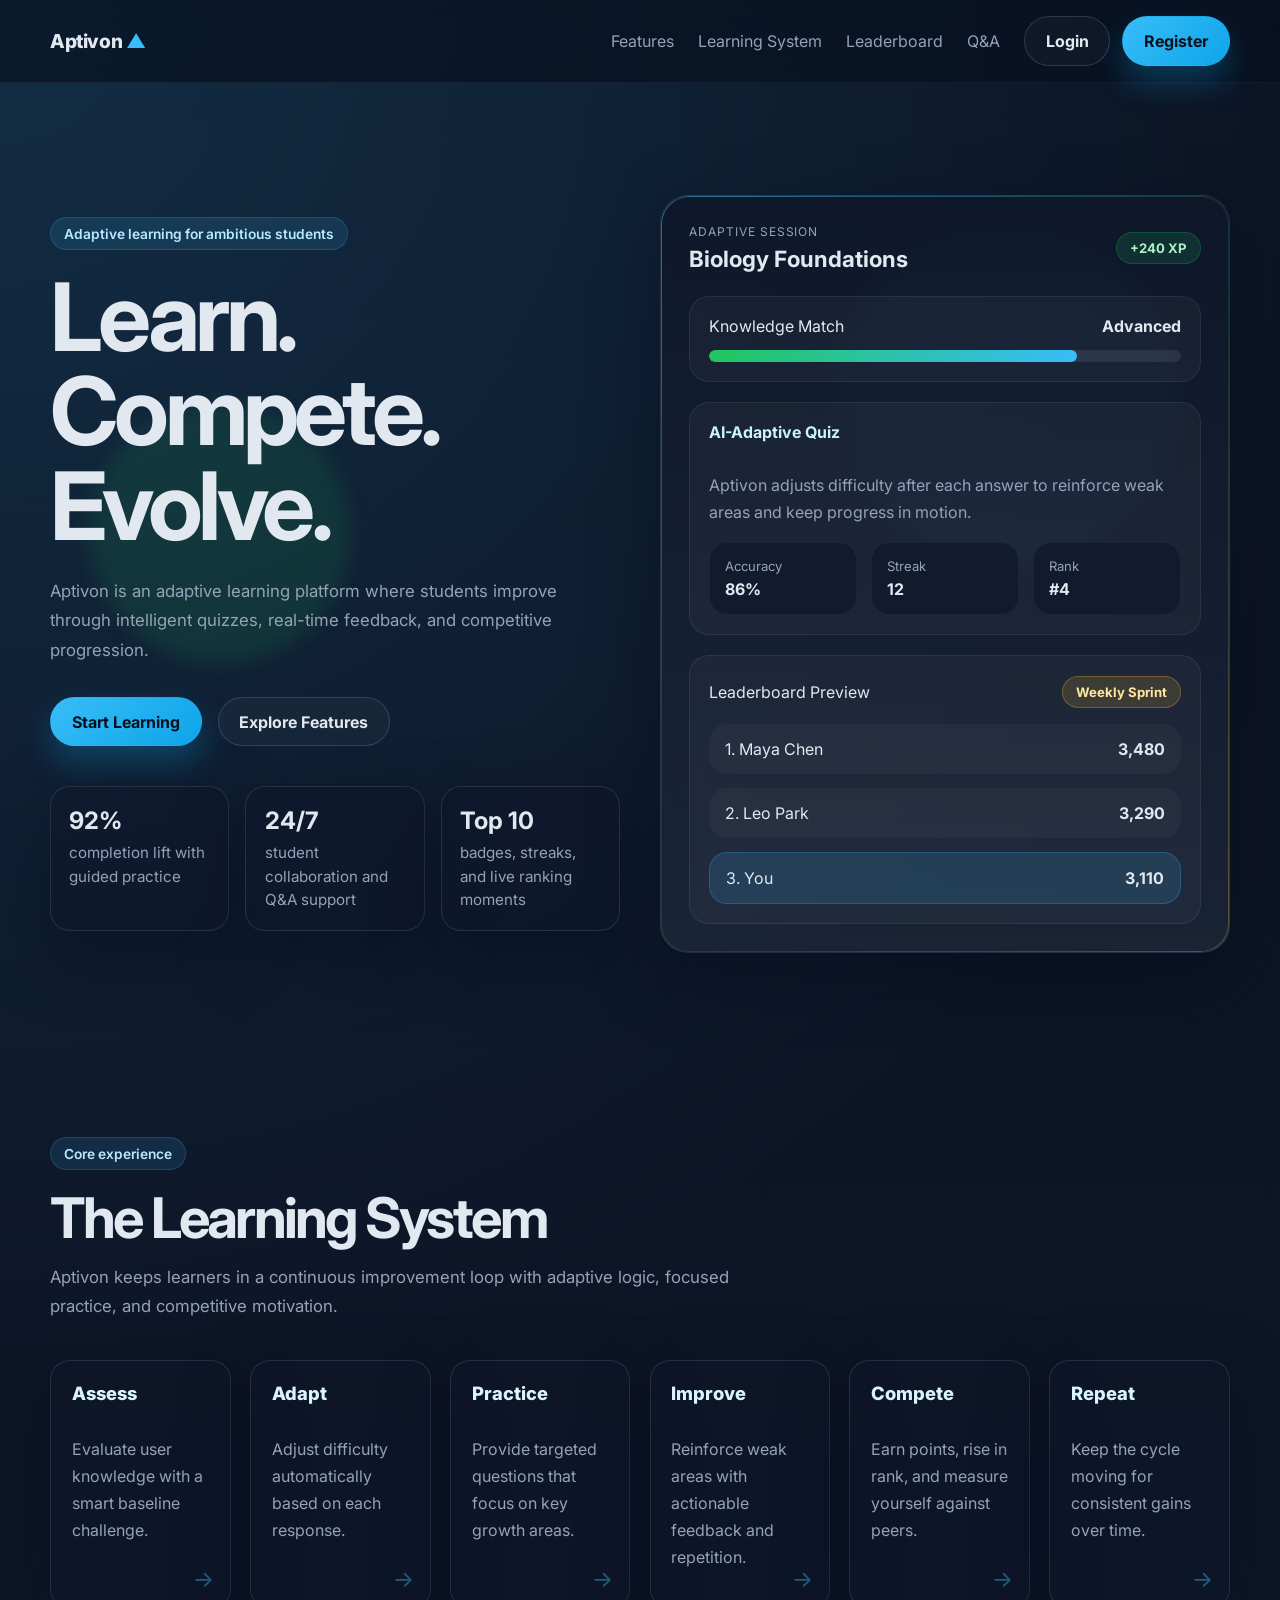
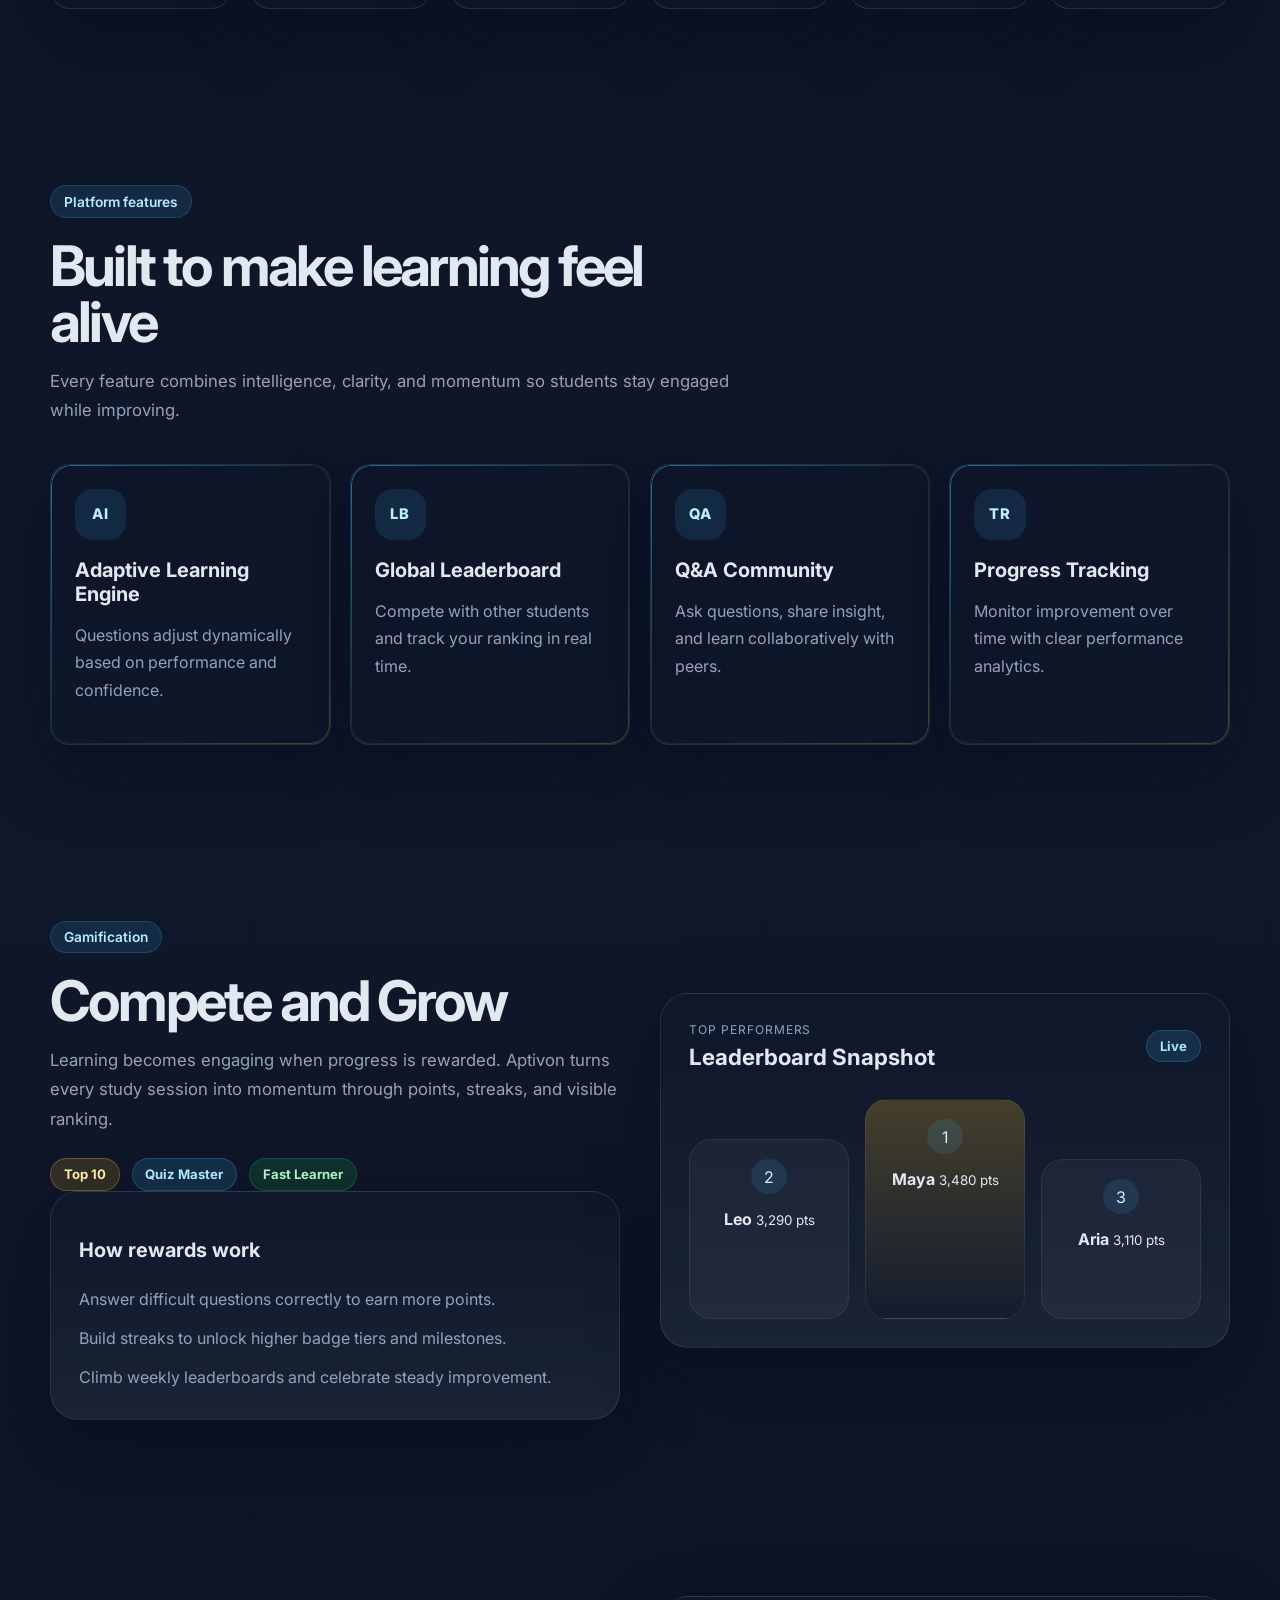
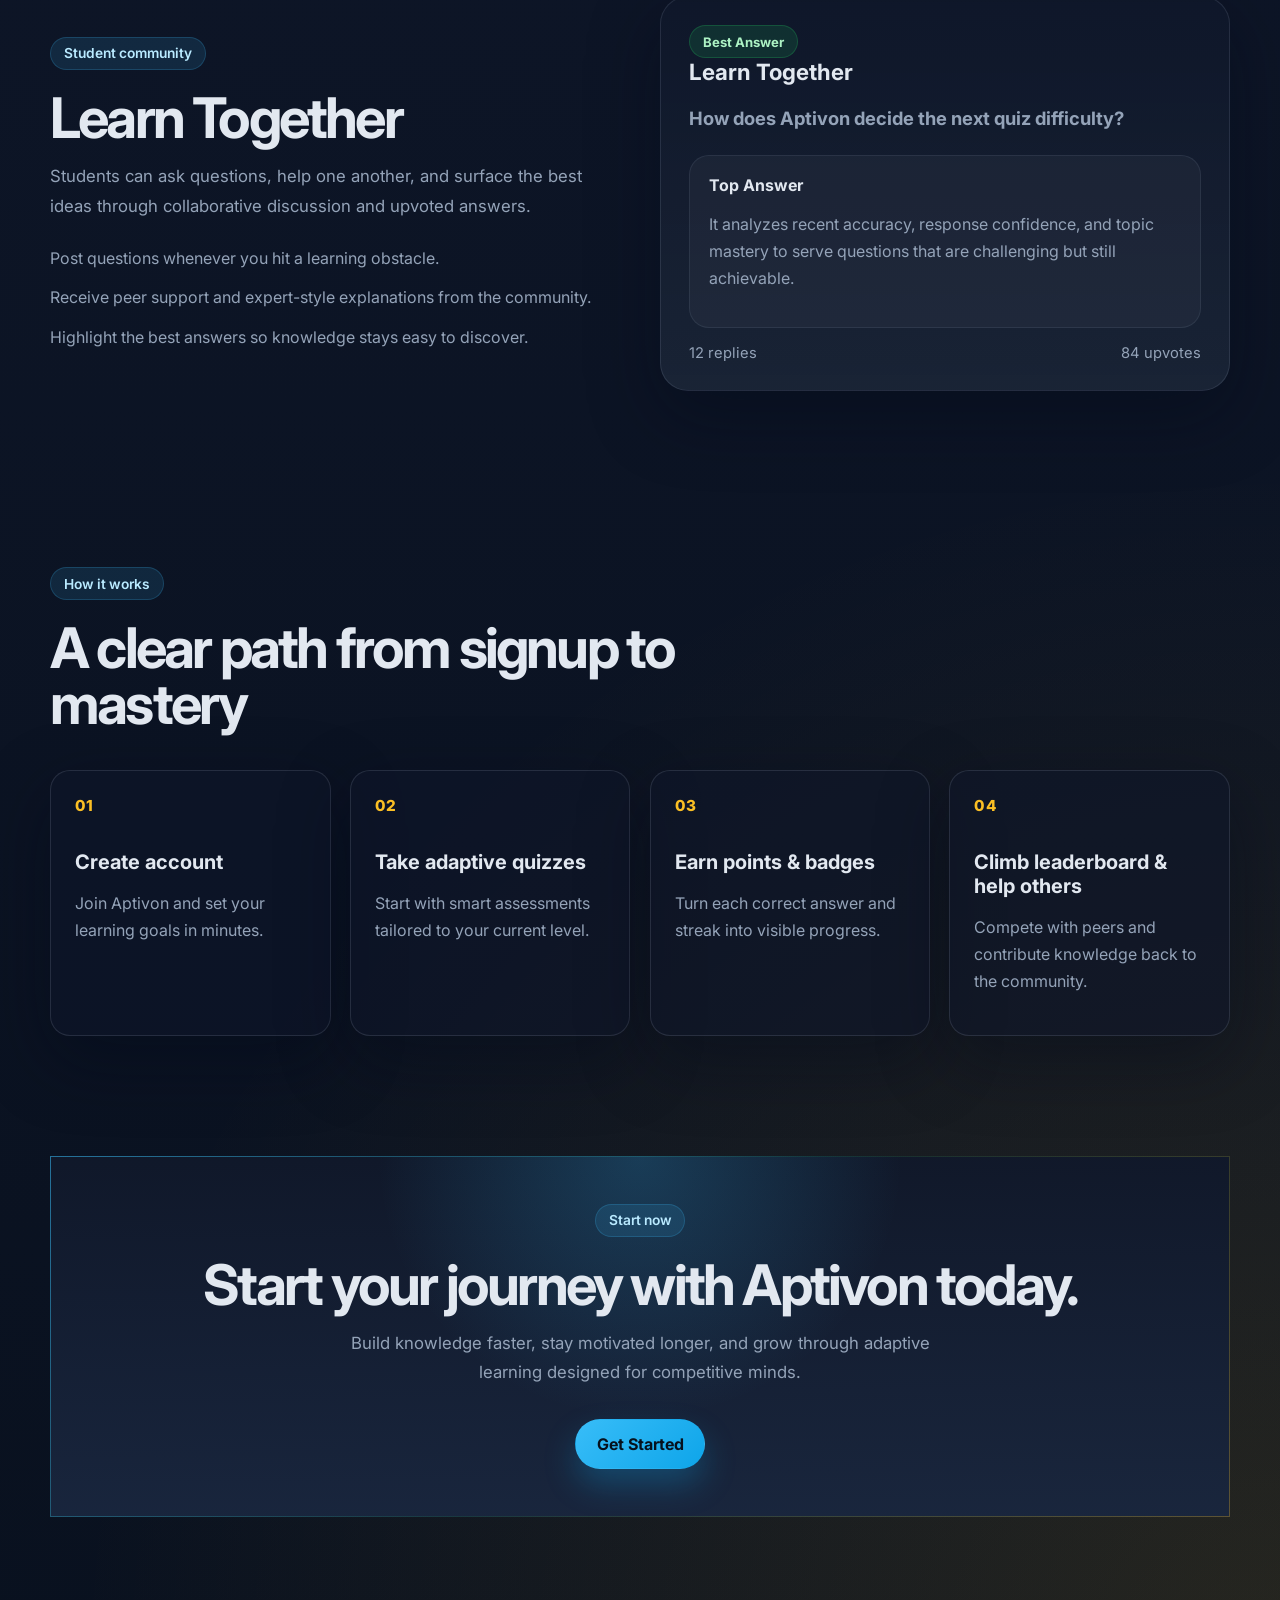
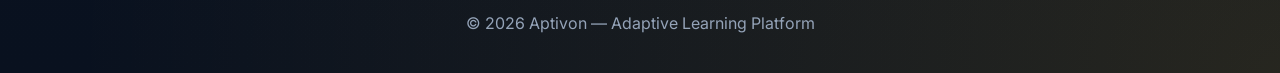
<file: APTIVON/index.html>
<!DOCTYPE html>
<html lang="en"> 
  <head>
    <meta charset="UTF-8" />
    <meta name="viewport" content="width=device-width, initial-scale=1.0" />
    <title>Aptivon | Learn. Compete. Evolve.</title>
    <meta
      name="description"
      content="Aptivon is an adaptive learning platform where students improve through intelligent quizzes, real-time feedback, and competitive progression."
    />
    <link rel="preconnect" href="https://fonts.googleapis.com" />
    <link rel="preconnect" href="https://fonts.gstatic.com" crossorigin />
    <link
      href="https://fonts.googleapis.com/css2?family=Inter:wght@400;500;600;700;800&display=swap"
      rel="stylesheet"
    />
    <link rel="stylesheet" href="styles1.css" />
  </head>
  <body>
    <div class="page-shell">
      <header class="site-header" id="top">
        <nav class="navbar container">
          <a href="#top" class="brand" aria-label="Aptivon home">Aptivon <span>&#9650;</span></a>
          <button class="nav-toggle" aria-label="Toggle navigation" aria-expanded="false">
            <span></span>
            <span></span>
            <span></span>
          </button>
          <div class="nav-panel">
            <div class="nav-links">
              <a href="#features">Features</a>
              <a href="#learning-system">Learning System</a>
              <a href="#leaderboard">Leaderboard</a>
              <a href="#community">Q&amp;A</a>
            </div>
            <div class="nav-actions">
              <a href="login.html" class="button button-outline">Login</a>
              <a href="register.html" class="button button-primary">Register</a>
            </div>
          </div>
        </nav>
      </header>

      <main>
        <section class="hero section">
          <div class="hero-bg hero-orb hero-orb-one"></div>
          <div class="hero-bg hero-orb hero-orb-two"></div>
          <div class="hero-grid container">
            <div class="hero-copy reveal">
              <div class="eyebrow">Adaptive learning for ambitious students</div>
              <h1>Learn. Compete. Evolve.</h1>
              <p class="hero-text">
                Aptivon is an adaptive learning platform where students improve through
                intelligent quizzes, real-time feedback, and competitive progression.
              </p>
              <div class="hero-actions">
                <a href="#cta" class="button button-primary">Start Learning</a>
                <a href="#features" class="button button-ghost">Explore Features</a>
              </div>
              <div class="hero-stats">
                <article>
                  <strong>92%</strong>
                  <span>completion lift with guided practice</span>
                </article>
                <article>
                  <strong>24/7</strong>
                  <span>student collaboration and Q&amp;A support</span>
                </article>
                <article>
                  <strong>Top 10</strong>
                  <span>badges, streaks, and live ranking moments</span>
                </article>
              </div>
            </div>

            <div class="hero-visual reveal">
              <div class="dashboard-card glass-card">
                <div class="dashboard-header">
                  <div>
                    <p class="card-label">Adaptive session</p>
                    <h2>Biology Foundations</h2>
                  </div>
                  <span class="pill success">+240 XP</span>
                </div>
                <div class="skill-card">
                  <div class="skill-row">
                    <span>Knowledge Match</span>
                    <strong>Advanced</strong>
                  </div>
                  <div class="progress-track">
                    <span style="width: 78%"></span>
                  </div>
                </div>
                <div class="quiz-card">
                  <div class="quiz-badge">AI-Adaptive Quiz</div>
                  <p>
                    Aptivon adjusts difficulty after each answer to reinforce weak areas
                    and keep progress in motion.
                  </p>
                  <div class="mini-grid">
                    <article>
                      <span>Accuracy</span>
                      <strong>86%</strong>
                    </article>
                    <article>
                      <span>Streak</span>
                      <strong>12</strong>
                    </article>
                    <article>
                      <span>Rank</span>
                      <strong>#4</strong>
                    </article>
                  </div>
                </div>
                <div class="leaderboard-preview">
                  <div class="leaderboard-head">
                    <span>Leaderboard Preview</span>
                    <span class="pill gold">Weekly Sprint</span>
                  </div>
                  <div class="leaderboard-list">
                    <div><span>1. Maya Chen</span><strong>3,480</strong></div>
                    <div><span>2. Leo Park</span><strong>3,290</strong></div>
                    <div class="active"><span>3. You</span><strong>3,110</strong></div>
                  </div>
                </div>
              </div>
            </div>
          </div>
        </section>

        <section class="section" id="learning-system">
          <div class="container">
            <div class="section-heading reveal">
              <span class="eyebrow">Core experience</span>
              <h2>The Learning System</h2>
              <p>
                Aptivon keeps learners in a continuous improvement loop with adaptive
                logic, focused practice, and competitive motivation.
              </p>
            </div>
            <div class="flow-grid reveal">
              <article class="flow-card">
                <span>Assess</span>
                <p>Evaluate user knowledge with a smart baseline challenge.</p>
              </article>
              <article class="flow-card">
                <span>Adapt</span>
                <p>Adjust difficulty automatically based on each response.</p>
              </article>
              <article class="flow-card">
                <span>Practice</span>
                <p>Provide targeted questions that focus on key growth areas.</p>
              </article>
              <article class="flow-card">
                <span>Improve</span>
                <p>Reinforce weak areas with actionable feedback and repetition.</p>
              </article>
              <article class="flow-card">
                <span>Compete</span>
                <p>Earn points, rise in rank, and measure yourself against peers.</p>
              </article>
              <article class="flow-card">
                <span>Repeat</span>
                <p>Keep the cycle moving for consistent gains over time.</p>
              </article>
            </div>
          </div>
        </section>

        <section class="section" id="features">
          <div class="container">
            <div class="section-heading reveal">
              <span class="eyebrow">Platform features</span>
              <h2>Built to make learning feel alive</h2>
              <p>
                Every feature combines intelligence, clarity, and momentum so students
                stay engaged while improving.
              </p>
            </div>
            <div class="feature-grid">
              <article class="feature-card reveal">
                <div class="feature-icon" aria-hidden="true">AI</div>
                <h3>Adaptive Learning Engine</h3>
                <p>Questions adjust dynamically based on performance and confidence.</p>
              </article>
              <article class="feature-card reveal">
                <div class="feature-icon" aria-hidden="true">LB</div>
                <h3>Global Leaderboard</h3>
                <p>Compete with other students and track your ranking in real time.</p>
              </article>
              <article class="feature-card reveal">
                <div class="feature-icon" aria-hidden="true">QA</div>
                <h3>Q&amp;A Community</h3>
                <p>Ask questions, share insight, and learn collaboratively with peers.</p>
              </article>
              <article class="feature-card reveal">
                <div class="feature-icon" aria-hidden="true">TR</div>
                <h3>Progress Tracking</h3>
                <p>Monitor improvement over time with clear performance analytics.</p>
              </article>
            </div>
          </div>
        </section>

        <section class="section" id="leaderboard">
          <div class="container split-layout">
            <div class="section-copy reveal">
              <span class="eyebrow">Gamification</span>
              <h2>Compete and Grow</h2>
              <p>
                Learning becomes engaging when progress is rewarded. Aptivon turns every
                study session into momentum through points, streaks, and visible ranking.
              </p>
              <div class="badge-row">
                <span class="badge badge-gold">Top 10</span>
                <span class="badge badge-cyan">Quiz Master</span>
                <span class="badge badge-green">Fast Learner</span>
              </div>
              <div class="points-panel glass-card">
                <h3>How rewards work</h3>
                <ul>
                  <li>Answer difficult questions correctly to earn more points.</li>
                  <li>Build streaks to unlock higher badge tiers and milestones.</li>
                  <li>Climb weekly leaderboards and celebrate steady improvement.</li>
                </ul>
              </div>
            </div>
            <div class="leaderboard-card glass-card reveal">
              <div class="leaderboard-title">
                <div>
                  <p class="card-label">Top performers</p>
                  <h3>Leaderboard Snapshot</h3>
                </div>
                <span class="pill">Live</span>
              </div>
              <div class="podium">
                <article class="podium-card second">
                  <span class="rank">2</span>
                  <strong>Leo</strong>
                  <small>3,290 pts</small>
                </article>
                <article class="podium-card first">
                  <span class="rank">1</span>
                  <strong>Maya</strong>
                  <small>3,480 pts</small>
                </article>
                <article class="podium-card third">
                  <span class="rank">3</span>
                  <strong>Aria</strong>
                  <small>3,110 pts</small>
                </article>
              </div>
            </div>
          </div>
        </section>

        <section class="section" id="community">
          <div class="container split-layout reverse">
            <div class="community-card glass-card reveal">
              <div class="community-thread">
                <span class="pill success">Best Answer</span>
                <h3>Learn Together</h3>
                <p class="thread-question">How does Aptivon decide the next quiz difficulty?</p>
                <div class="thread-answer">
                  <strong>Top Answer</strong>
                  <p>
                    It analyzes recent accuracy, response confidence, and topic mastery
                    to serve questions that are challenging but still achievable.
                  </p>
                </div>
                <div class="thread-meta">
                  <span>12 replies</span>
                  <span>84 upvotes</span>
                </div>
              </div>
            </div>
            <div class="section-copy reveal">
              <span class="eyebrow">Student community</span>
              <h2>Learn Together</h2>
              <p>
                Students can ask questions, help one another, and surface the best ideas
                through collaborative discussion and upvoted answers.
              </p>
              <ul class="detail-list">
                <li>Post questions whenever you hit a learning obstacle.</li>
                <li>Receive peer support and expert-style explanations from the community.</li>
                <li>Highlight the best answers so knowledge stays easy to discover.</li>
              </ul>
            </div>
          </div>
        </section>

        <section class="section">
          <div class="container">
            <div class="section-heading reveal">
              <span class="eyebrow">How it works</span>
              <h2>A clear path from signup to mastery</h2>
            </div>
            <div class="steps-grid">
              <article class="step-card reveal">
                <span>01</span>
                <h3>Create account</h3>
                <p>Join Aptivon and set your learning goals in minutes.</p>
              </article>
              <article class="step-card reveal">
                <span>02</span>
                <h3>Take adaptive quizzes</h3>
                <p>Start with smart assessments tailored to your current level.</p>
              </article>
              <article class="step-card reveal">
                <span>03</span>
                <h3>Earn points &amp; badges</h3>
                <p>Turn each correct answer and streak into visible progress.</p>
              </article>
              <article class="step-card reveal">
                <span>04</span>
                <h3>Climb leaderboard &amp; help others</h3>
                <p>Compete with peers and contribute knowledge back to the community.</p>
              </article>
            </div>
          </div>
        </section>

        <section class="section cta-section" id="cta">
          <div class="container cta-card reveal">
            <span class="eyebrow">Start now</span>
            <h2>Start your journey with Aptivon today.</h2>
            <p>
              Build knowledge faster, stay motivated longer, and grow through adaptive
              learning designed for competitive minds.
            </p>
            <a href="#top" class="button button-primary">Get Started</a>
          </div>
        </section>
      </main>

      <footer class="site-footer">
        <div class="container">
          <p>© 2026 Aptivon — Adaptive Learning Platform</p>
        </div>
      </footer>
    </div>

    <script src="script1.js"></script>
  </body>
</html>
</file>
<file: APTIVON/styles1.css>
:root {
  --bg-primary: #0f172a;
  --bg-secondary: #1e293b;
  --bg-tertiary: #162032;
  --surface: rgba(15, 23, 42, 0.76);
  --surface-strong: rgba(30, 41, 59, 0.95);
  --text-primary: #e2e8f0;
  --text-secondary: #94a3b8;
  --accent: #38bdf8;
  --accent-strong: #0ea5e9;
  --success: #22c55e;
  --error: #ef4444;
  --warning: #fbbf24;
  --border: rgba(148, 163, 184, 0.18);
  --shadow: 0 24px 70px rgba(2, 8, 23, 0.38);
  --radius-lg: 28px;
  --radius-md: 20px;
  --radius-sm: 14px;
  --container: 1180px;
  --transition: 0.3s ease;
}

* {
  box-sizing: border-box;
}

html {
  scroll-behavior: smooth;
}

body {
  margin: 0;
  font-family: "Inter", sans-serif;
  background:
    radial-gradient(circle at top left, rgba(56, 189, 248, 0.16), transparent 28%),
    radial-gradient(circle at bottom right, rgba(251, 191, 36, 0.12), transparent 24%),
    linear-gradient(180deg, #0b1222 0%, var(--bg-primary) 48%, #09111f 100%);
  color: var(--text-primary);
}

body.auth-page {
  min-height: 100vh;
}

a {
  color: inherit;
  text-decoration: none;
}

img {
  max-width: 100%;
}

.page-shell {
  min-height: 100vh;
  overflow-x: hidden;
}

.container {
  width: min(calc(100% - 2rem), var(--container));
  margin: 0 auto;
}

.section {
  padding: 5.5rem 0;
  position: relative;
}

.site-header {
  position: sticky;
  top: 0;
  z-index: 30;
  backdrop-filter: blur(20px);
  background: rgba(8, 15, 30, 0.62);
  border-bottom: 1px solid rgba(148, 163, 184, 0.08);
}

.site-header.scrolled {
  background: rgba(8, 15, 30, 0.88);
}

.navbar {
  display: flex;
  align-items: center;
  justify-content: space-between;
  gap: 1rem;
  min-height: 82px;
}

.brand {
  font-weight: 800;
  font-size: 1.2rem;
  letter-spacing: -0.02em;
}

.brand span {
  color: var(--accent);
}

.nav-panel,
.nav-links,
.nav-actions {
  display: flex;
  align-items: center;
}

.nav-panel {
  gap: 1.5rem;
}

.nav-links {
  gap: 1.5rem;
  color: var(--text-secondary);
}

.nav-links a,
.button {
  transition: transform var(--transition), background-color var(--transition), border-color var(--transition), color var(--transition), box-shadow var(--transition);
}

.nav-links a:hover {
  color: var(--text-primary);
}

.nav-actions {
  gap: 0.75rem;
}

.button {
  display: inline-flex;
  align-items: center;
  justify-content: center;
  gap: 0.5rem;
  min-height: 46px;
  padding: 0.85rem 1.3rem;
  border-radius: 999px;
  font-weight: 700;
  border: 1px solid transparent;
}

.button:hover {
  transform: translateY(-2px);
}

.button-primary {
  background: linear-gradient(135deg, var(--accent), var(--accent-strong));
  color: #06111d;
  box-shadow: 0 16px 32px rgba(14, 165, 233, 0.28);
}

.button-outline,
.button-ghost {
  border-color: rgba(148, 163, 184, 0.24);
  background: rgba(255, 255, 255, 0.03);
  color: var(--text-primary);
}

.button-ghost:hover,
.button-outline:hover {
  border-color: rgba(56, 189, 248, 0.42);
  background: rgba(56, 189, 248, 0.1);
}

.hero {
  padding-top: 7rem;
  padding-bottom: 6rem;
}

.hero-grid,
.split-layout {
  display: grid;
  grid-template-columns: repeat(2, minmax(0, 1fr));
  gap: 2.5rem;
  align-items: center;
}

.hero {
  overflow: hidden;
}

.hero-bg {
  position: absolute;
  border-radius: 999px;
  filter: blur(10px);
  pointer-events: none;
}

.hero-orb-one {
  width: 340px;
  height: 340px;
  background: rgba(56, 189, 248, 0.14);
  top: 9rem;
  right: 8%;
}

.hero-orb-two {
  width: 260px;
  height: 260px;
  background: rgba(34, 197, 94, 0.12);
  top: 20rem;
  left: 7%;
}

.eyebrow {
  display: inline-flex;
  align-items: center;
  gap: 0.4rem;
  padding: 0.45rem 0.8rem;
  border-radius: 999px;
  background: rgba(56, 189, 248, 0.12);
  border: 1px solid rgba(56, 189, 248, 0.2);
  color: #b9eaff;
  font-size: 0.86rem;
  font-weight: 600;
  margin-bottom: 1.25rem;
}

.hero h1,
.section-heading h2,
.section-copy h2,
.cta-card h2 {
  margin: 0;
  line-height: 1;
  letter-spacing: -0.05em;
}

.hero h1 {
  font-size: clamp(3rem, 8vw, 5.9rem);
  max-width: 9ch;
}

.hero-text,
.section-heading p,
.section-copy p,
.cta-card p {
  color: var(--text-secondary);
  font-size: 1.05rem;
  line-height: 1.75;
}

.hero-text {
  max-width: 58ch;
  margin: 1.5rem 0 0;
}

.hero-actions {
  display: flex;
  flex-wrap: wrap;
  gap: 1rem;
  margin-top: 2rem;
}

.hero-stats {
  display: grid;
  grid-template-columns: repeat(3, minmax(0, 1fr));
  gap: 1rem;
  margin-top: 2.5rem;
}

.hero-stats article,
.feature-card,
.flow-card,
.step-card {
  background: rgba(15, 23, 42, 0.56);
  border: 1px solid var(--border);
  border-radius: var(--radius-md);
  box-shadow: var(--shadow);
}

.hero-stats article {
  padding: 1.15rem;
}

.hero-stats strong {
  display: block;
  font-size: 1.5rem;
  margin-bottom: 0.4rem;
}

.hero-stats span {
  color: var(--text-secondary);
  font-size: 0.95rem;
  line-height: 1.55;
}

.glass-card {
  background: linear-gradient(180deg, rgba(15, 23, 42, 0.9), rgba(30, 41, 59, 0.75));
  border: 1px solid rgba(148, 163, 184, 0.16);
  box-shadow: var(--shadow);
  border-radius: var(--radius-lg);
}

.dashboard-card,
.leaderboard-card,
.community-card,
.points-panel,
.cta-card {
  padding: 1.75rem;
}

.dashboard-card {
  position: relative;
}

.dashboard-card::before,
.feature-card::before,
.cta-card::before {
  content: "";
  position: absolute;
  inset: 0;
  border-radius: inherit;
  padding: 1px;
  background: linear-gradient(135deg, rgba(56, 189, 248, 0.55), rgba(34, 197, 94, 0.12), rgba(251, 191, 36, 0.3));
-webkit-mask: linear-gradient(#fff 0 0) content-box, linear-gradient(#fff 0 0);
mask: linear-gradient(#fff 0 0) content-box, linear-gradient(#fff 0 0);

-webkit-mask-composite: xor;
mask-composite: exclude;
pointer-events: none;
}

.dashboard-header,
.skill-row,
.leaderboard-head,
.leaderboard-title,
.thread-meta {
  display: flex;
  align-items: center;
  justify-content: space-between;
  gap: 1rem;
}

.card-label {
  margin: 0 0 0.35rem;
  color: var(--text-secondary);
  text-transform: uppercase;
  letter-spacing: 0.08em;
  font-size: 0.75rem;
}

.dashboard-header h2,
.leaderboard-title h3,
.community-thread h3 {
  margin: 0;
  font-size: 1.4rem;
}

.pill,
.badge {
  display: inline-flex;
  align-items: center;
  justify-content: center;
  border-radius: 999px;
  padding: 0.45rem 0.8rem;
  font-weight: 700;
  font-size: 0.82rem;
}

.pill {
  background: rgba(56, 189, 248, 0.14);
  color: #a5e7ff;
  border: 1px solid rgba(56, 189, 248, 0.22);
}

.pill.success,
.badge-green {
  background: rgba(34, 197, 94, 0.14);
  color: #adf2c4;
  border: 1px solid rgba(34, 197, 94, 0.24);
}

.pill.gold,
.badge-gold {
  background: rgba(251, 191, 36, 0.14);
  color: #fde9a4;
  border: 1px solid rgba(251, 191, 36, 0.28);
}

.badge-cyan {
  background: rgba(56, 189, 248, 0.14);
  color: #ade8ff;
  border: 1px solid rgba(56, 189, 248, 0.24);
}

.skill-card,
.quiz-card,
.leaderboard-preview,
.thread-answer {
  margin-top: 1.25rem;
  background: rgba(255, 255, 255, 0.035);
  border: 1px solid rgba(148, 163, 184, 0.12);
  border-radius: var(--radius-md);
  padding: 1.2rem;
}

.progress-track {
  width: 100%;
  height: 0.72rem;
  border-radius: 999px;
  background: rgba(148, 163, 184, 0.14);
  margin-top: 0.9rem;
  overflow: hidden;
}

.progress-track span {
  display: block;
  height: 100%;
  border-radius: inherit;
  background: linear-gradient(90deg, var(--success), var(--accent));
}

.quiz-badge {
  display: inline-flex;
  margin-bottom: 0.85rem;
  color: #c9f1ff;
  font-weight: 700;
}

.quiz-card p,
.community-thread p,
.section-copy li,
.points-panel li,
.flow-card p,
.feature-card p,
.step-card p {
  color: var(--text-secondary);
  line-height: 1.7;
}

.mini-grid {
  display: grid;
  grid-template-columns: repeat(3, minmax(0, 1fr));
  gap: 0.9rem;
  margin-top: 1rem;
}

.mini-grid article {
  padding: 0.95rem;
  border-radius: 18px;
  background: rgba(15, 23, 42, 0.7);
  border: 1px solid rgba(148, 163, 184, 0.08);
}

.mini-grid span {
  display: block;
  font-size: 0.82rem;
  color: var(--text-secondary);
  margin-bottom: 0.3rem;
}

.leaderboard-list {
  display: grid;
  gap: 0.85rem;
  margin-top: 1rem;
}

.leaderboard-list div {
  display: flex;
  align-items: center;
  justify-content: space-between;
  gap: 1rem;
  padding: 0.95rem 1rem;
  border-radius: 18px;
  background: rgba(255, 255, 255, 0.03);
}

.leaderboard-list .active {
  background: rgba(56, 189, 248, 0.14);
  border: 1px solid rgba(56, 189, 248, 0.24);
}

.section-heading,
.section-copy {
  max-width: 700px;
}

.section-heading {
  margin-bottom: 2.4rem;
}

.section-heading h2,
.section-copy h2,
.cta-card h2 {
  font-size: clamp(2.2rem, 5vw, 3.5rem);
}

.flow-grid,
.feature-grid,
.steps-grid {
  display: grid;
  gap: 1.2rem;
}

.flow-grid {
  grid-template-columns: repeat(6, minmax(0, 1fr));
}

.flow-card,
.feature-card,
.step-card {
  position: relative;
  overflow: hidden;
}

.flow-card {
  padding: 1.3rem;
  min-height: 220px;
}

.flow-card span,
.step-card span {
  display: inline-flex;
  margin-bottom: 1rem;
  font-weight: 800;
  font-size: 1.15rem;
  color: #d8f4ff;
}

.flow-card::after {
  content: "→";
  position: absolute;
  right: 1rem;
  bottom: 1rem;
  color: rgba(56, 189, 248, 0.45);
  font-size: 1.4rem;
}

.feature-grid {
  grid-template-columns: repeat(4, minmax(0, 1fr));
}

.feature-card {
  padding: 1.5rem;
  transition: transform var(--transition), border-color var(--transition), box-shadow var(--transition);
}

.feature-card:hover,
.step-card:hover,
.flow-card:hover {
  transform: translateY(-8px);
  border-color: rgba(56, 189, 248, 0.26);
}

.feature-icon {
  width: 3.2rem;
  height: 3.2rem;
  display: grid;
  place-items: center;
  border-radius: 18px;
  background: rgba(56, 189, 248, 0.12);
  font-size: 0.92rem;
  font-weight: 800;
  letter-spacing: 0.08em;
  color: #bdeeff;
}

.feature-card h3,
.step-card h3,
.points-panel h3 {
  margin: 1.15rem 0 0.7rem;
  font-size: 1.25rem;
}

.badge-row,
.detail-list,
.points-panel ul {
  display: flex;
  flex-wrap: wrap;
  gap: 0.75rem;
  padding: 0;
  margin: 1.5rem 0 0;
  list-style: none;
}

.points-panel ul,
.detail-list {
  display: grid;
}

.podium {
  display: grid;
  grid-template-columns: repeat(3, minmax(0, 1fr));
  gap: 1rem;
  align-items: end;
  margin-top: 1.8rem;
}

.podium-card {
  text-align: center;
  border-radius: 22px;
  padding: 1.2rem 1rem;
  background: rgba(255, 255, 255, 0.04);
  border: 1px solid rgba(148, 163, 184, 0.12);
}

.podium-card.first {
  min-height: 220px;
  background: linear-gradient(180deg, rgba(251, 191, 36, 0.22), rgba(15, 23, 42, 0.5));
}

.podium-card.second {
  min-height: 180px;
}

.podium-card.third {
  min-height: 160px;
}

.rank {
  width: 2.2rem;
  height: 2.2rem;
  margin: 0 auto 0.9rem;
  border-radius: 999px;
  display: grid;
  place-items: center;
  background: rgba(56, 189, 248, 0.12);
}

.reverse {
  direction: rtl;
}

.reverse > * {
  direction: ltr;
}

.thread-question {
  font-size: 1.15rem;
  font-weight: 700;
  color: var(--text-primary);
}

.thread-meta {
  margin-top: 1rem;
  color: var(--text-secondary);
  font-size: 0.92rem;
}

.steps-grid {
  grid-template-columns: repeat(4, minmax(0, 1fr));
}

.step-card {
  padding: 1.5rem;
}

.step-card span {
  font-size: 0.95rem;
  letter-spacing: 0.08em;
  color: var(--warning);
}

.cta-section {
  padding-top: 2rem;
  padding-bottom: 6rem;
}

.cta-card {
  text-align: center;
  position: relative;
  overflow: hidden;
  padding: 3rem 1.5rem;
  background:
    radial-gradient(circle at top center, rgba(56, 189, 248, 0.22), transparent 38%),
    linear-gradient(180deg, rgba(16, 24, 42, 0.96), rgba(25, 38, 62, 0.96));
}

.cta-card p {
  max-width: 620px;
  margin: 1rem auto 2rem;
}

.site-footer {
  padding: 0 0 2.5rem;
}

.site-footer p {
  margin: 0;
  text-align: center;
  color: var(--text-secondary);
}

.auth-layout {
  min-height: 100vh;
  display: grid;
  place-items: center;
  padding: 2rem 1rem;
  position: relative;
  overflow: hidden;
}

.auth-bg {
  position: absolute;
  border-radius: 999px;
  filter: blur(8px);
  pointer-events: none;
}

.auth-bg-one {
  width: 28rem;
  height: 28rem;
  top: -6rem;
  left: -5rem;
  background: rgba(56, 189, 248, 0.14);
}

.auth-bg-two {
  width: 24rem;
  height: 24rem;
  right: -3rem;
  bottom: -4rem;
  background: rgba(34, 197, 94, 0.12);
}

.auth-card {
  position: relative;
  width: min(100%, 30rem);
  padding: 2.1rem;
  text-align: center;
}

.auth-brand {
  display: inline-flex;
  align-items: center;
  justify-content: center;
  gap: 0.4rem;
  font-size: 1.05rem;
  font-weight: 800;
  margin-bottom: 1.5rem;
}

.auth-brand span {
  color: var(--accent);
}

.auth-icon {
  width: 3.5rem;
  height: 3.5rem;
  display: grid;
  place-items: center;
  margin: 0 auto 1rem;
  border-radius: 1.1rem;
  background: rgba(56, 189, 248, 0.14);
  border: 1px solid rgba(56, 189, 248, 0.2);
  color: #c5eeff;
  font-size: 1.5rem;
  font-weight: 800;
  box-shadow: 0 12px 28px rgba(14, 165, 233, 0.16);
}

.auth-kicker {
  margin: 0 0 0.7rem;
  color: #b7eaff;
  font-size: 0.82rem;
  font-weight: 700;
  text-transform: uppercase;
  letter-spacing: 0.12em;
}

.auth-card h1 {
  margin: 0;
  font-size: clamp(2rem, 5vw, 2.8rem);
  line-height: 1.05;
  letter-spacing: -0.04em;
}

.auth-subtitle {
  margin: 1rem auto 1.8rem;
  max-width: 36ch;
  color: var(--text-secondary);
  line-height: 1.7;
}

.auth-form {
  display: grid;
  gap: 1rem;
  text-align: left;
}

.field {
  display: grid;
  gap: 0.55rem;
}

.field span {
  font-size: 0.95rem;
  font-weight: 600;
  color: #d9e6f5;
}

.field input {
  width: 100%;
  min-height: 3.3rem;
  border-radius: 1rem;
  border: 1px solid rgba(148, 163, 184, 0.18);
  background: rgba(15, 23, 42, 0.78);
  color: var(--text-primary);
  padding: 0.95rem 1rem;
  font: inherit;
  outline: none;
  transition: border-color var(--transition), box-shadow var(--transition), background-color var(--transition), transform var(--transition);
}

.field input::placeholder {
  color: #70839d;
}

.field input:focus {
  border-color: rgba(56, 189, 248, 0.62);
  box-shadow: 0 0 0 4px rgba(56, 189, 248, 0.14);
  background: rgba(15, 23, 42, 0.92);
}

.field-message {
  display: none;
  color: var(--text-secondary);
  font-size: 0.82rem;
}

.field.invalid input {
  border-color: rgba(239, 68, 68, 0.8);
  box-shadow: 0 0 0 4px rgba(239, 68, 68, 0.12);
}

.field.invalid .field-message {
  display: block;
  color: var(--error, #ef4444);
}

.field.valid input {
  border-color: rgba(34, 197, 94, 0.55);
}

.strength-meter {
  display: grid;
  gap: 0.55rem;
  margin-top: -0.1rem;
}

.strength-bar {
  width: 100%;
  height: 0.55rem;
  border-radius: 999px;
  background: rgba(148, 163, 184, 0.14);
  overflow: hidden;
}

.strength-bar span {
  display: block;
  height: 100%;
  width: 12%;
  border-radius: inherit;
  background: #ef4444;
  transition: width var(--transition), background-color var(--transition);
}

.strength-meter p {
  margin: 0;
  font-size: 0.84rem;
  color: var(--text-secondary);
}

.auth-submit {
  width: 100%;
  margin-top: 0.4rem;
  min-height: 3.4rem;
}

.auth-submit:hover {
  transform: translateY(-2px) scale(1.01);
  box-shadow: 0 18px 36px rgba(14, 165, 233, 0.32);
}

.auth-switch {
  margin: 1.35rem 0 0;
  color: var(--text-secondary);
}

.auth-switch a {
  color: #b9ebff;
  font-weight: 700;
}

.auth-switch a:hover {
  color: #d7f6ff;
}

.dashboard-page {
  min-height: 100vh;
}

.dashboard-shell {
  min-height: 100vh;
  display: grid;
  grid-template-columns: 17.5rem minmax(0, 1fr);
}

.dashboard-sidebar {
  position: sticky;
  top: 0;
  display: flex;
  flex-direction: column;
  justify-content: space-between;
  min-height: 100vh;
  padding: 1.5rem 1rem;
  background: rgba(10, 17, 30, 0.92);
  border-right: 1px solid rgba(148, 163, 184, 0.1);
  backdrop-filter: blur(20px);
  z-index: 25;
}

.sidebar-top {
  display: flex;
  align-items: center;
  justify-content: space-between;
  gap: 1rem;
  margin-bottom: 2rem;
}

.dashboard-brand {
  font-weight: 800;
  font-size: 1.15rem;
  letter-spacing: -0.02em;
}

.dashboard-brand span {
  color: var(--accent);
}

.sidebar-nav {
  display: grid;
  gap: 0.35rem;
}

.sidebar-nav a,
.logout-button {
  border-radius: 16px;
  padding: 0.95rem 1rem;
  color: var(--text-secondary);
  transition: transform var(--transition), background-color var(--transition), color var(--transition), border-color var(--transition);
}

.sidebar-nav a.active,
.sidebar-nav a:hover {
  color: var(--text-primary);
  background: rgba(56, 189, 248, 0.12);
  border: 1px solid rgba(56, 189, 248, 0.18);
}

.sidebar-footer {
  margin-top: 2rem;
}

.logout-button {
  width: 100%;
  background: rgba(255, 255, 255, 0.03);
  border: 1px solid rgba(148, 163, 184, 0.12);
  font: inherit;
  text-align: left;
  cursor: pointer;
}

.logout-button:hover {
  transform: translateY(-2px);
  color: #ffd8d8;
  border-color: rgba(239, 68, 68, 0.32);
  background: rgba(239, 68, 68, 0.08);
}

.dashboard-main {
  padding: 1.5rem;
}

.dashboard-header,
.dashboard-header-left,
.dashboard-header-right,
.section-title-row {
  display: flex;
  align-items: center;
  justify-content: space-between;
  gap: 1rem;
}

.dashboard-header {
  margin-bottom: 1.5rem;
}

.dashboard-header h1 {
  margin: 0.35rem 0 0;
  font-size: clamp(1.8rem, 4vw, 2.8rem);
  letter-spacing: -0.04em;
}

.dashboard-greeting,
.dashboard-section-label,
.activity-item span,
.stat-content span,
.stat-content small,
.motivation-copy,
.dashboard-footer p {
  color: var(--text-secondary);
}

.dashboard-greeting,
.dashboard-section-label {
  margin: 0;
  text-transform: uppercase;
  letter-spacing: 0.1em;
  font-size: 0.78rem;
  font-weight: 700;
}

.dashboard-header-right {
  gap: 0.75rem;
}

.dashboard-avatar,
.dashboard-icon-button {
  width: 3rem;
  height: 3rem;
  border-radius: 999px;
  display: grid;
  place-items: center;
  border: 1px solid rgba(148, 163, 184, 0.12);
  background: rgba(255, 255, 255, 0.04);
  color: var(--text-primary);
  box-shadow: var(--shadow);
}

.dashboard-avatar {
  font-weight: 800;
  background: linear-gradient(135deg, rgba(56, 189, 248, 0.22), rgba(34, 197, 94, 0.16));
}

.dashboard-icon-button {
  cursor: pointer;
  font: inherit;
}

.notification-pill {
  position: relative;
}

.notification-dot {
  position: absolute;
  top: 0.75rem;
  right: 0.75rem;
  width: 0.55rem;
  height: 0.55rem;
  border-radius: 999px;
  background: var(--warning);
  box-shadow: 0 0 0 3px rgba(251, 191, 36, 0.18);
}

.sidebar-toggle,
.sidebar-close {
  display: none;
}

.sidebar-toggle {
  border: 0;
}

.sidebar-toggle span {
  display: block;
  width: 1.05rem;
  height: 2px;
  background: currentColor;
  margin: 0.12rem 0;
}

.dashboard-section {
  margin-bottom: 1.5rem;
}

.stats-grid,
.action-grid,
.dashboard-two-column {
  display: grid;
  gap: 1rem;
}

.stats-grid {
  grid-template-columns: repeat(4, minmax(0, 1fr));
}

.stat-card,
.action-card,
.dashboard-panel {
  background: linear-gradient(180deg, rgba(30, 41, 59, 0.88), rgba(16, 24, 39, 0.86));
  border: 1px solid rgba(148, 163, 184, 0.12);
  border-radius: 24px;
  box-shadow: var(--shadow);
}

.stat-card,
.dashboard-panel {
  padding: 1.35rem;
}

.stat-card {
  display: flex;
  gap: 1rem;
  align-items: flex-start;
  transition: transform var(--transition), border-color var(--transition);
}

.stat-card:hover,
.action-card:hover,
.dashboard-panel:hover,
.activity-item:hover {
  transform: translateY(-4px);
  border-color: rgba(56, 189, 248, 0.22);
}

.stat-icon {
  width: 3rem;
  height: 3rem;
  border-radius: 18px;
  display: grid;
  place-items: center;
  background: rgba(56, 189, 248, 0.12);
  color: #caefff;
  font-weight: 800;
  flex-shrink: 0;
}

.stat-icon.gold {
  background: rgba(251, 191, 36, 0.14);
  color: #ffe7a8;
}

.stat-icon.green {
  background: rgba(34, 197, 94, 0.14);
  color: #bbf7d0;
}

.stat-icon.flame {
  background: rgba(239, 68, 68, 0.14);
  color: #fecaca;
}

.stat-content strong {
  display: block;
  margin: 0.35rem 0;
  font-size: 1.8rem;
  letter-spacing: -0.03em;
}

.action-grid {
  grid-template-columns: repeat(3, minmax(0, 1fr));
}

.action-card {
  display: block;
  padding: 1.5rem;
  transition: transform var(--transition), border-color var(--transition), box-shadow var(--transition);
}

.action-card strong {
  display: block;
  font-size: 1.15rem;
  margin-bottom: 0.6rem;
}

.action-card span {
  display: block;
  color: var(--text-secondary);
  line-height: 1.7;
}

.action-card.primary {
  background: linear-gradient(135deg, rgba(56, 189, 248, 0.22), rgba(14, 165, 233, 0.14), rgba(30, 41, 59, 0.92));
}

.dashboard-two-column {
  grid-template-columns: 1.3fr 1fr;
}

.progress-chart {
  display: grid;
  gap: 1rem;
}

.chart-bars {
  min-height: 15rem;
  padding: 1rem;
  border-radius: 20px;
  background: rgba(255, 255, 255, 0.03);
  display: grid;
  grid-template-columns: repeat(6, minmax(0, 1fr));
  align-items: end;
  gap: 0.9rem;
}

.chart-bars span {
  display: block;
  border-radius: 999px 999px 0 0;
  background: linear-gradient(180deg, rgba(56, 189, 248, 0.95), rgba(14, 165, 233, 0.35));
}

.progress-track-large {
  height: 0.8rem;
  border-radius: 999px;
  background: rgba(148, 163, 184, 0.14);
  overflow: hidden;
}

.progress-track-large span {
  display: block;
  height: 100%;
  border-radius: inherit;
  background: linear-gradient(90deg, var(--success), var(--accent));
}

.dashboard-leaderboard,
.activity-list {
  display: grid;
  gap: 0.9rem;
}

.dashboard-leaderboard-row,
.activity-item {
  display: grid;
  grid-template-columns: auto 1fr auto;
  align-items: center;
  gap: 1rem;
  padding: 1rem;
  border-radius: 18px;
  background: rgba(255, 255, 255, 0.04);
  border: 1px solid rgba(148, 163, 184, 0.08);
  transition: transform var(--transition), border-color var(--transition);
}

.dashboard-leaderboard-row span {
  width: 2rem;
  height: 2rem;
  display: grid;
  place-items: center;
  border-radius: 999px;
  font-weight: 800;
}

.dashboard-leaderboard-row.first span {
  background: rgba(251, 191, 36, 0.16);
  color: #ffecb2;
}

.dashboard-leaderboard-row.second span {
  background: rgba(226, 232, 240, 0.12);
  color: #e2e8f0;
}

.dashboard-leaderboard-row.third span {
  background: rgba(180, 83, 9, 0.18);
  color: #fdba74;
}

.dashboard-badges {
  display: flex;
  flex-wrap: wrap;
  gap: 0.75rem;
  margin-top: 0.4rem;
}

.motivation-copy {
  margin-bottom: 0;
  margin-top: 1rem;
  line-height: 1.75;
}

.dashboard-footer {
  padding: 0.5rem 0 1rem;
}

.dashboard-overlay {
  display: none;
}

.reveal {
  opacity: 0;
  transform: translateY(28px);
  transition: opacity 0.6s ease, transform 0.6s ease;
}

.reveal.visible {
  opacity: 1;
  transform: translateY(0);
}

.nav-toggle {
  display: none;
  flex-direction: column;
  gap: 0.3rem;
  background: transparent;
  border: 0;
  padding: 0;
  cursor: pointer;
}

.nav-toggle span {
  display: block;
  width: 1.5rem;
  height: 2px;
  background: var(--text-primary);
  transition: transform var(--transition), opacity var(--transition);
}

@media (max-width: 1100px) {
  .hero-grid,
  .split-layout,
  .feature-grid,
  .steps-grid,
  .flow-grid,
  .stats-grid,
  .action-grid,
  .dashboard-two-column {
    grid-template-columns: repeat(2, minmax(0, 1fr));
  }

  .hero h1 {
    max-width: 12ch;
  }
}

@media (max-width: 820px) {
  .section {
    padding: 4.5rem 0;
  }

  .navbar {
    min-height: 74px;
  }

  .nav-toggle {
    display: flex;
  }

  .nav-panel {
    position: absolute;
    top: calc(100% + 0.75rem);
    left: 1rem;
    right: 1rem;
    flex-direction: column;
    align-items: stretch;
    padding: 1rem;
    background: rgba(8, 15, 30, 0.96);
    border: 1px solid rgba(148, 163, 184, 0.12);
    border-radius: 22px;
    box-shadow: var(--shadow);
    opacity: 0;
    pointer-events: none;
    transform: translateY(-6px);
    transition: opacity var(--transition), transform var(--transition);
  }

  .nav-panel.open {
    opacity: 1;
    pointer-events: auto;
    transform: translateY(0);
  }

  .nav-links,
  .nav-actions {
    flex-direction: column;
    align-items: stretch;
  }

  .nav-links {
    gap: 0.4rem;
  }

  .nav-links a,
  .nav-actions a {
    padding: 0.9rem 1rem;
    border-radius: 16px;
  }

  .hero-grid,
  .split-layout,
  .feature-grid,
  .steps-grid,
  .flow-grid,
  .hero-stats,
  .mini-grid,
  .podium,
  .stats-grid,
  .action-grid,
  .dashboard-two-column {
    grid-template-columns: 1fr;
  }

  .hero {
    padding-top: 5rem;
  }

  .hero h1,
  .section-heading h2,
  .section-copy h2,
  .cta-card h2,
  .auth-card h1 {
    line-height: 1.05;
  }

  .auth-card {
    padding: 1.5rem;
    border-radius: 1.4rem;
  }

  .dashboard-shell {
    grid-template-columns: 1fr;
  }

  .dashboard-sidebar {
    position: fixed;
    left: 0;
    top: 0;
    bottom: 0;
    width: min(84vw, 19rem);
    transform: translateX(-100%);
    transition: transform var(--transition);
  }

  .dashboard-sidebar.open {
    transform: translateX(0);
  }

  .sidebar-toggle,
  .sidebar-close {
    display: grid;
  }

  .sidebar-close {
    width: 2.4rem;
    height: 2.4rem;
    border-radius: 999px;
    border: 1px solid rgba(148, 163, 184, 0.12);
    background: rgba(255, 255, 255, 0.04);
    color: var(--text-primary);
    cursor: pointer;
  }

  .dashboard-overlay {
    position: fixed;
    inset: 0;
    background: rgba(2, 8, 23, 0.45);
    backdrop-filter: blur(3px);
    z-index: 20;
  }

  .dashboard-overlay.open {
    display: block;
  }

  .dashboard-main {
    padding: 1rem;
  }

  .dashboard-header {
    align-items: flex-start;
  }

  .dashboard-header-left {
    align-items: flex-start;
  }
}

@media (prefers-reduced-motion: reduce) {
  html {
    scroll-behavior: auto;
  }

  *,
  *::before,
  *::after {
    animation: none !important;
    transition: none !important;
  }

  .reveal {
    opacity: 1;
    transform: none;
  }
}

html, body {
  max-width: 100%;
  overflow-x: hidden;
}

* {
  min-width: 0;
  box-sizing: border-box;
}

img, video, canvas {
  max-width: 100%;
  height: auto;
}

/* Force all grid layouts to behave safely on small screens */
@media (max-width: 1100px) {
  .app-layout,
  .hero-panel,
  .split-layout,
  .quiz-layout,
  .profile-grid,
  .dashboard-grid,
  .stats-grid,
  .feature-grid,
  .leaderboard-top3 {
    grid-template-columns: 1fr !important;
  }

  .wide-panel {
    grid-column: auto !important;
  }
}

/* Prevent text overflow issues */
h1, h2, p, span {
  overflow-wrap: break-word;
  word-break: break-word;
}

/* Ensure buttons don't break layout */
button, .button {
  max-width: 100%;
}
</file>
